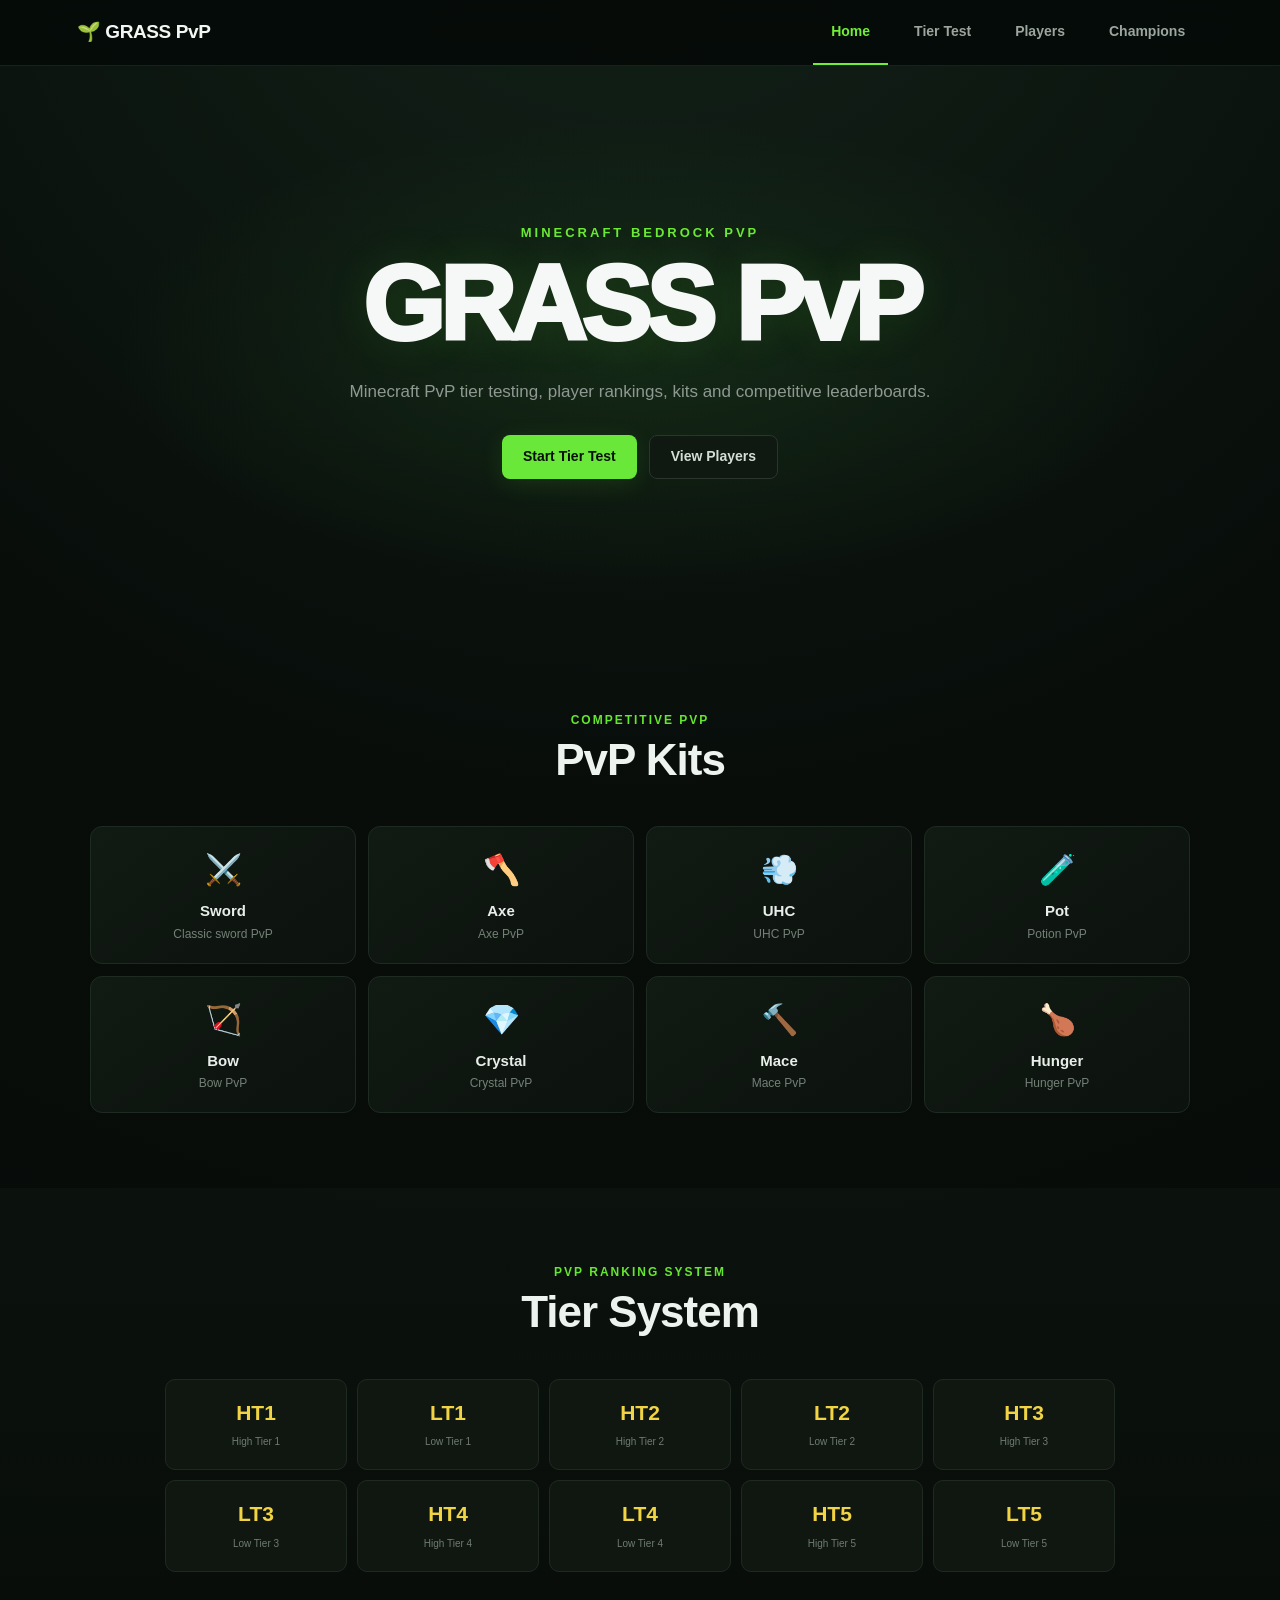
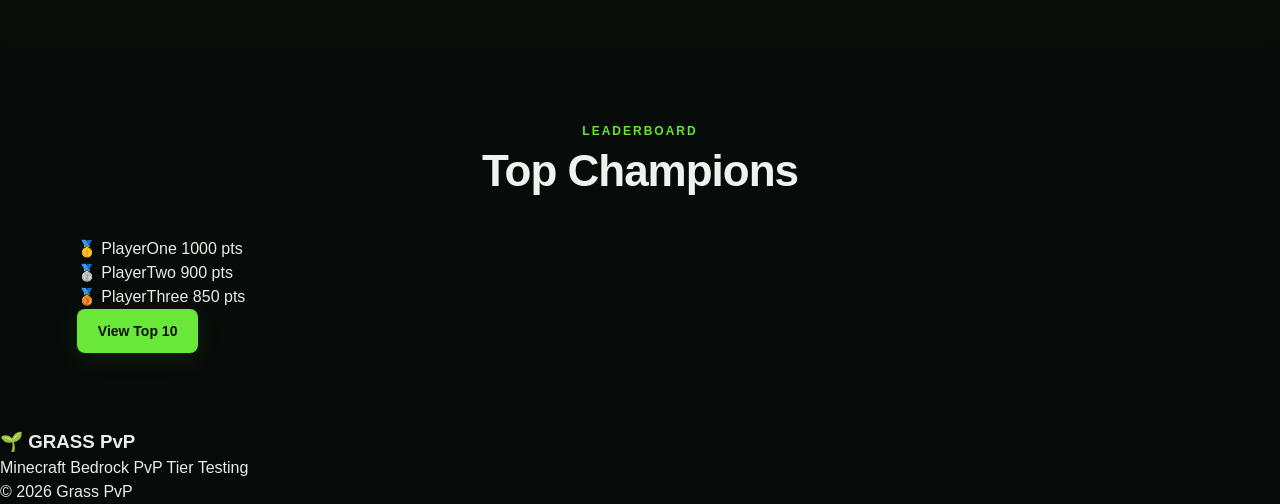
<file: index.html>
<!DOCTYPE html>
<html lang="en">
<head>
    <meta charset="UTF-8">
    <meta name="viewport" content="width=device-width, initial-scale=1.0">

    <title>Grass PvP</title>

    <link rel="stylesheet" href="css/style.css">
</head>

<body>

    <!-- NAVBAR -->
    <nav class="navbar">

        <div class="logo">
            🌱 GRASS PvP
        </div>

        <div class="nav-links">
            <a href="index.html" class="active">Home</a>
            <a href="tier-test.html">Tier Test</a>
            <a href="players.html">Players</a>
            <a href="champions.html">Champions</a>
        </div>

    </nav>


    <!-- HERO -->
    <section class="hero">

        <div class="hero-content">

            <p class="small-title">
                MINECRAFT BEDROCK PVP
            </p>

            <h1>
                GRASS PvP
            </h1>

            <p class="hero-description">
                Minecraft PvP tier testing, player rankings,
                kits and competitive leaderboards.
            </p>

            <div class="hero-buttons">

                <a href="tier-test.html" class="button primary">
                    Start Tier Test
                </a>

                <a href="players.html" class="button secondary">
                    View Players
                </a>

            </div>

        </div>

    </section>


    <!-- KITS -->
    <section class="section">

        <div class="section-title">

            <p>COMPETITIVE PVP</p>

            <h2>
                PvP Kits
            </h2>

        </div>


        <div class="kit-grid">

            <div class="kit-card">
                <span>⚔️</span>
                <h3>Sword</h3>
                <p>Classic sword PvP</p>
            </div>

            <div class="kit-card">
                <span>🪓</span>
                <h3>Axe</h3>
                <p>Axe PvP</p>
            </div>

            <div class="kit-card">
                <span>💨</span>
                <h3>UHC</h3>
                <p>UHC PvP</p>
            </div>

            <div class="kit-card">
                <span>🧪</span>
                <h3>Pot</h3>
                <p>Potion PvP</p>
            </div>

            <div class="kit-card">
                <span>🏹</span>
                <h3>Bow</h3>
                <p>Bow PvP</p>
            </div>

            <div class="kit-card">
                <span>💎</span>
                <h3>Crystal</h3>
                <p>Crystal PvP</p>
            </div>

            <div class="kit-card">
                <span>🔨</span>
                <h3>Mace</h3>
                <p>Mace PvP</p>
            </div>

            <div class="kit-card">
                <span>🍗</span>
                <h3>Hunger</h3>
                <p>Hunger PvP</p>
            </div>

        </div>

    </section>


    <!-- TIERS -->
    <section class="section dark-section">

        <div class="section-title">

            <p>PVP RANKING SYSTEM</p>

            <h2>
                Tier System
            </h2>

        </div>


        <div class="tier-grid">

            <div class="tier-card">
                <strong>HT1</strong>
                <span>High Tier 1</span>
            </div>

            <div class="tier-card">
                <strong>LT1</strong>
                <span>Low Tier 1</span>
            </div>

            <div class="tier-card">
                <strong>HT2</strong>
                <span>High Tier 2</span>
            </div>

            <div class="tier-card">
                <strong>LT2</strong>
                <span>Low Tier 2</span>
            </div>

            <div class="tier-card">
                <strong>HT3</strong>
                <span>High Tier 3</span>
            </div>

            <div class="tier-card">
                <strong>LT3</strong>
                <span>Low Tier 3</span>
            </div>

            <div class="tier-card">
                <strong>HT4</strong>
                <span>High Tier 4</span>
            </div>

            <div class="tier-card">
                <strong>LT4</strong>
                <span>Low Tier 4</span>
            </div>

            <div class="tier-card">
                <strong>HT5</strong>
                <span>High Tier 5</span>
            </div>

            <div class="tier-card">
                <strong>LT5</strong>
                <span>Low Tier 5</span>
            </div>

        </div>

    </section>


    <!-- CHAMPIONS -->
    <section class="section">

        <div class="section-title">

            <p>LEADERBOARD</p>

            <h2>
                Top Champions
            </h2>

        </div>


        <div class="champion-preview">

            <div class="champion-row">

                <span class="rank">🥇</span>

                <span class="player-name">
                    PlayerOne
                </span>

                <span class="points">
                    1000 pts
                </span>

            </div>


            <div class="champion-row">

                <span class="rank">🥈</span>

                <span class="player-name">
                    PlayerTwo
                </span>

                <span class="points">
                    900 pts
                </span>

            </div>


            <div class="champion-row">

                <span class="rank">🥉</span>

                <span class="player-name">
                    PlayerThree
                </span>

                <span class="points">
                    850 pts
                </span>

            </div>

        </div>


        <div class="center">

            <a href="champions.html" class="button primary">
                View Top 10
            </a>

        </div>

    </section>


    <!-- FOOTER -->
    <footer>

        <h3>🌱 GRASS PvP</h3>

        <p>
            Minecraft Bedrock PvP Tier Testing
        </p>

        <p class="copyright">
            © 2026 Grass PvP
        </p>

    </footer>


</body>
</html>
</file>
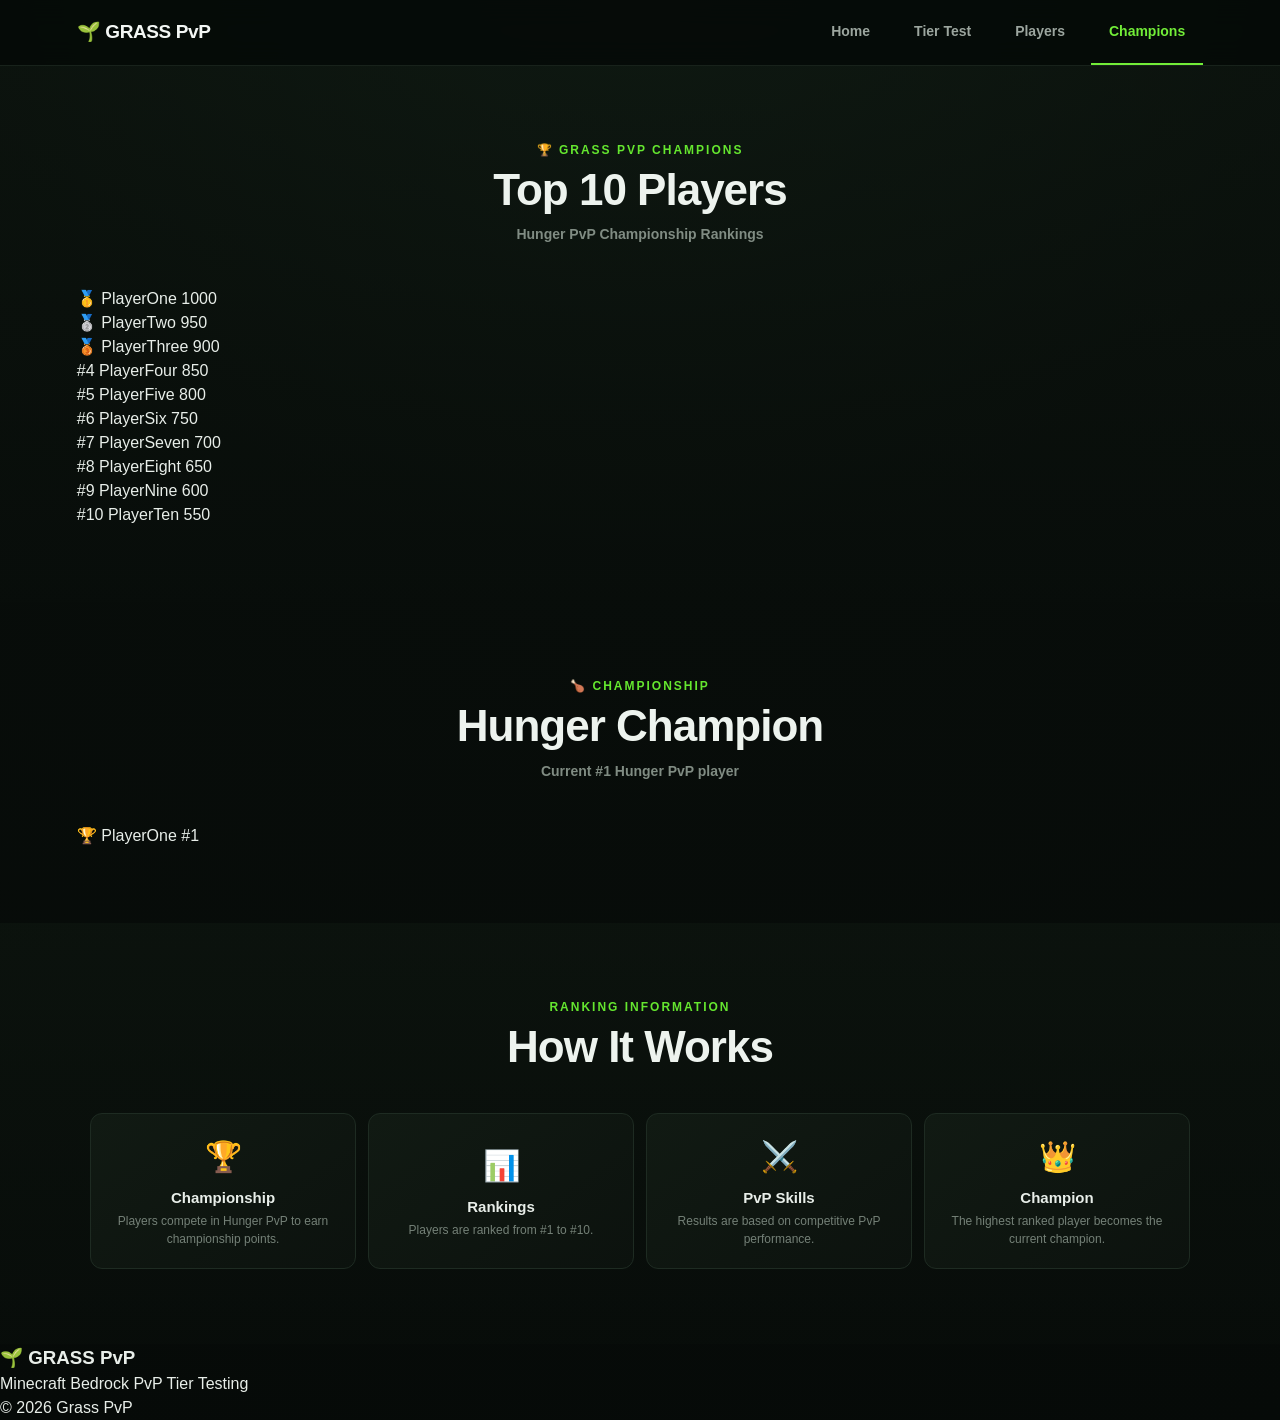
<file: champions.html>
<!DOCTYPE html>
<html lang="en">

<head>

    <meta charset="UTF-8">

    <meta name="viewport"
          content="width=device-width, initial-scale=1.0">

    <title>Champions | Grass PvP</title>

    <link rel="stylesheet"
          href="css/style.css">

</head>


<body>


<!-- NAVBAR -->

<nav class="navbar">

    <div class="logo">
        🌱 GRASS PvP
    </div>

    <div class="nav-links">

        <a href="index.html">
            Home
        </a>

        <a href="tier-test.html">
            Tier Test
        </a>

        <a href="players.html">
            Players
        </a>

        <a href="champions.html"
           class="active">
            Champions
        </a>

    </div>

</nav>



<!-- HEADER -->

<section class="section dark-section">

    <div class="section-title">

        <p>
            🏆 GRASS PVP CHAMPIONS
        </p>

        <h2>
            Top 10 Players
        </h2>

        <p>
            Hunger PvP Championship Rankings
        </p>

    </div>



    <!-- CHAMPION PODIUM -->

    <div class="champion-preview">


        <!-- #1 -->

        <div class="champion-row">

            <span class="rank">
                🥇
            </span>

            <span class="player-name">
                PlayerOne
            </span>

            <span class="points">
                1000
            </span>

        </div>



        <!-- #2 -->

        <div class="champion-row">

            <span class="rank">
                🥈
            </span>

            <span class="player-name">
                PlayerTwo
            </span>

            <span class="points">
                950
            </span>

        </div>



        <!-- #3 -->

        <div class="champion-row">

            <span class="rank">
                🥉
            </span>

            <span class="player-name">
                PlayerThree
            </span>

            <span class="points">
                900
            </span>

        </div>



        <!-- #4 -->

        <div class="champion-row">

            <span class="rank">
                #4
            </span>

            <span class="player-name">
                PlayerFour
            </span>

            <span class="points">
                850
            </span>

        </div>



        <!-- #5 -->

        <div class="champion-row">

            <span class="rank">
                #5
            </span>

            <span class="player-name">
                PlayerFive
            </span>

            <span class="points">
                800
            </span>

        </div>



        <!-- #6 -->

        <div class="champion-row">

            <span class="rank">
                #6
            </span>

            <span class="player-name">
                PlayerSix
            </span>

            <span class="points">
                750
            </span>

        </div>



        <!-- #7 -->

        <div class="champion-row">

            <span class="rank">
                #7
            </span>

            <span class="player-name">
                PlayerSeven
            </span>

            <span class="points">
                700
            </span>

        </div>



        <!-- #8 -->

        <div class="champion-row">

            <span class="rank">
                #8
            </span>

            <span class="player-name">
                PlayerEight
            </span>

            <span class="points">
                650
            </span>

        </div>



        <!-- #9 -->

        <div class="champion-row">

            <span class="rank">
                #9
            </span>

            <span class="player-name">
                PlayerNine
            </span>

            <span class="points">
                600
            </span>

        </div>



        <!-- #10 -->

        <div class="champion-row">

            <span class="rank">
                #10
            </span>

            <span class="player-name">
                PlayerTen
            </span>

            <span class="points">
                550
            </span>

        </div>


    </div>

</section>



<!-- HUNGER CHAMPION -->

<section class="section">

    <div class="section-title">

        <p>
            🍗 CHAMPIONSHIP
        </p>

        <h2>
            Hunger Champion
        </h2>

        <p>
            Current #1 Hunger PvP player
        </p>

    </div>



    <div class="champion-preview">

        <div class="champion-row">

            <span class="rank">
                🏆
            </span>

            <span class="player-name">
                PlayerOne
            </span>

            <span class="points">
                #1
            </span>

        </div>

    </div>

</section>



<!-- CHAMPIONSHIP INFO -->

<section class="section dark-section">

    <div class="section-title">

        <p>
            RANKING INFORMATION
        </p>

        <h2>
            How It Works
        </h2>

    </div>



    <div class="kit-grid">


        <div class="kit-card">

            <span>🏆</span>

            <h3>
                Championship
            </h3>

            <p>
                Players compete in Hunger PvP
                to earn championship points.
            </p>

        </div>



        <div class="kit-card">

            <span>📊</span>

            <h3>
                Rankings
            </h3>

            <p>
                Players are ranked from
                #1 to #10.
            </p>

        </div>



        <div class="kit-card">

            <span>⚔️</span>

            <h3>
                PvP Skills
            </h3>

            <p>
                Results are based on
                competitive PvP performance.
            </p>

        </div>



        <div class="kit-card">

            <span>👑</span>

            <h3>
                Champion
            </h3>

            <p>
                The highest ranked player
                becomes the current champion.
            </p>

        </div>


    </div>

</section>



<!-- FOOTER -->

<footer>

    <h3>
        🌱 GRASS PvP
    </h3>

    <p>
        Minecraft Bedrock PvP Tier Testing
    </p>

    <p class="copyright">
        © 2026 Grass PvP
    </p>

</footer>


</body>

</html>
</file>
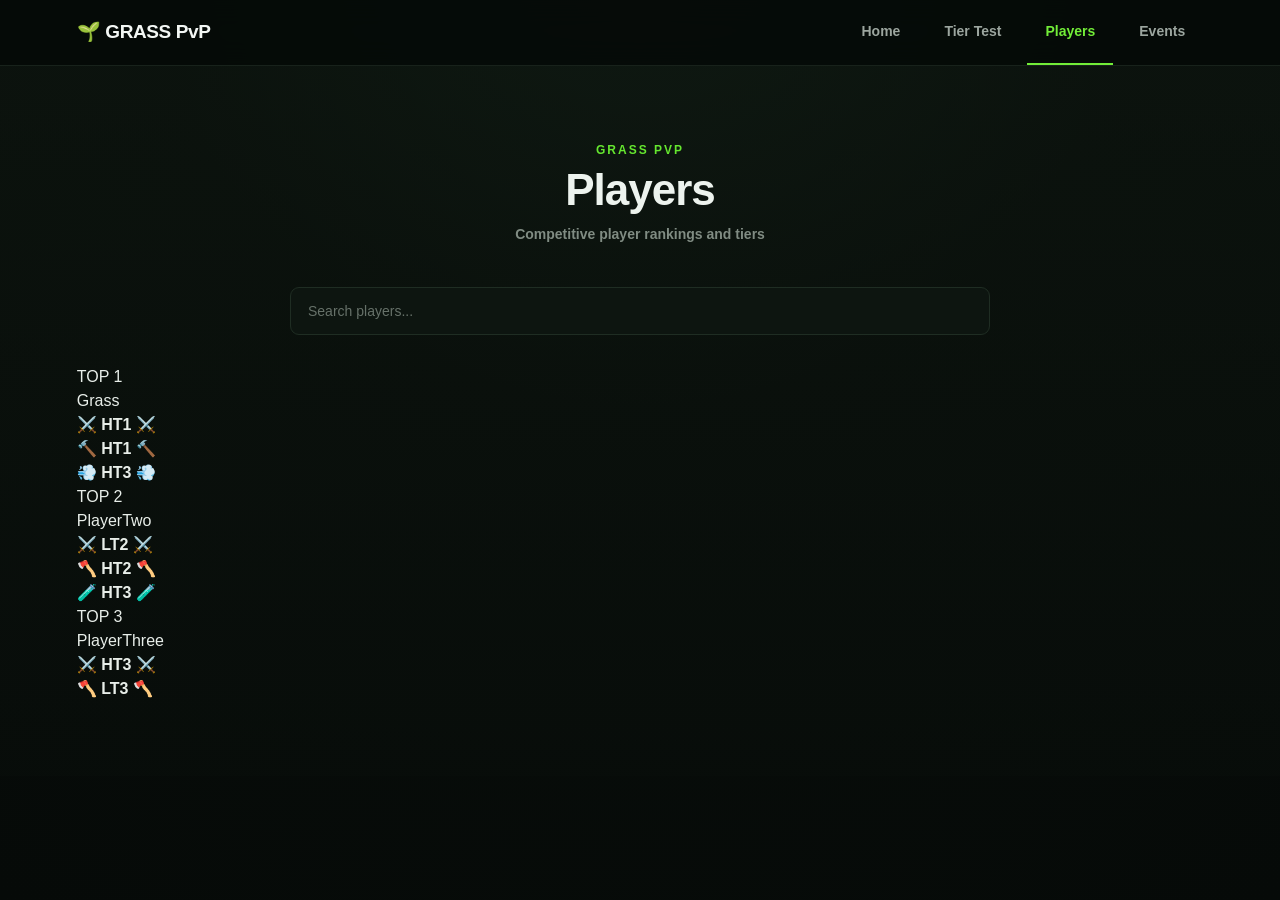
<file: players.html>
<!DOCTYPE html>
<html lang="en">

<head>

    <meta charset="UTF-8">

    <meta name="viewport"
          content="width=device-width, initial-scale=1.0">

    <title>Players | Grass PvP</title>

    <link rel="stylesheet"
          href="css/style.css">

</head>

<body>


<!-- NAVBAR -->

<nav class="navbar">

    <div class="logo">
        🌱 GRASS PvP
    </div>

    <div class="nav-links">

        <a href="index.html">
            Home
        </a>

        <a href="tier-test.html">
            Tier Test
        </a>

        <a href="players.html"
           class="active">
            Players
        </a>

        <a href="champions.html">
            Events
        </a>

    </div>

</nav>



<!-- HEADER -->

<section class="section dark-section">

    <div class="section-title">

        <p>
            GRASS PVP
        </p>

        <h2>
            Players
        </h2>

        <p>
            Competitive player rankings and tiers
        </p>

    </div>


    <!-- SEARCH -->

    <div class="player-search">

        <input
            type="text"
            id="playerSearch"
            placeholder="Search players..."
        >

    </div>


    <!-- PLAYER LIST -->

    <div id="playersList">


        <!-- PLAYER 1 -->

        <div class="player-card">

            <div class="player-header">

                <div>

                    <div class="player-rank">
                        TOP 1
                    </div>

                    <div class="player-name-large">
                        Grass
                    </div>

                </div>

            </div>


            <div class="player-tiers">


                <div class="tier-badge">

                    <span class="kit-icon">
                        ⚔️
                    </span>

                    <strong>
                        HT1
                    </strong>

                    <span class="kit-icon">
                        ⚔️
                    </span>

                </div>


                <div class="tier-badge">

                    <span class="kit-icon">
                        🔨
                    </span>

                    <strong>
                        HT1
                    </strong>

                    <span class="kit-icon">
                        🔨
                    </span>

                </div>


                <div class="tier-badge">

                    <span class="kit-icon">
                        💨
                    </span>

                    <strong>
                        HT3
                    </strong>

                    <span class="kit-icon">
                        💨
                    </span>

                </div>


            </div>

        </div>



        <!-- PLAYER 2 -->

        <div class="player-card">

            <div class="player-header">

                <div>

                    <div class="player-rank">
                        TOP 2
                    </div>

                    <div class="player-name-large">
                        PlayerTwo
                    </div>

                </div>

            </div>


            <div class="player-tiers">


                <div class="tier-badge">

                    <span class="kit-icon">
                        ⚔️
                    </span>

                    <strong>
                        LT2
                    </strong>

                    <span class="kit-icon">
                        ⚔️
                    </span>

                </div>


                <div class="tier-badge">

                    <span class="kit-icon">
                        🪓
                    </span>

                    <strong>
                        HT2
                    </strong>

                    <span class="kit-icon">
                        🪓
                    </span>

                </div>


                <div class="tier-badge">

                    <span class="kit-icon">
                        🧪
                    </span>

                    <strong>
                        HT3
                    </strong>

                    <span class="kit-icon">
                        🧪
                    </span>

                </div>


            </div>

        </div>



        <!-- PLAYER 3 -->

        <div class="player-card">

            <div class="player-header">

                <div>

                    <div class="player-rank">
                        TOP 3
                    </div>

                    <div class="player-name-large">
                        PlayerThree
                    </div>

                </div>

            </div>


            <div class="player-tiers">


                <div class="tier-badge">

                    <span class="kit-icon">
                        ⚔️
                    </span>

                    <strong>
                        HT3
                    </strong>

                    <span class="kit-icon">
                        ⚔️
                    </span>

                </div>


                <div class="tier-badge">

                    <span class="kit-icon">
                        🪓
                    </span>

                    <strong>
                        LT3
                    </strong>

                    <span class="kit-icon">
                        🪓
                    </span>

                </div>


            </div>

        </div>


    </div>

</section>



<!-- FOOTER -->

<footer>

    <h3
</file>
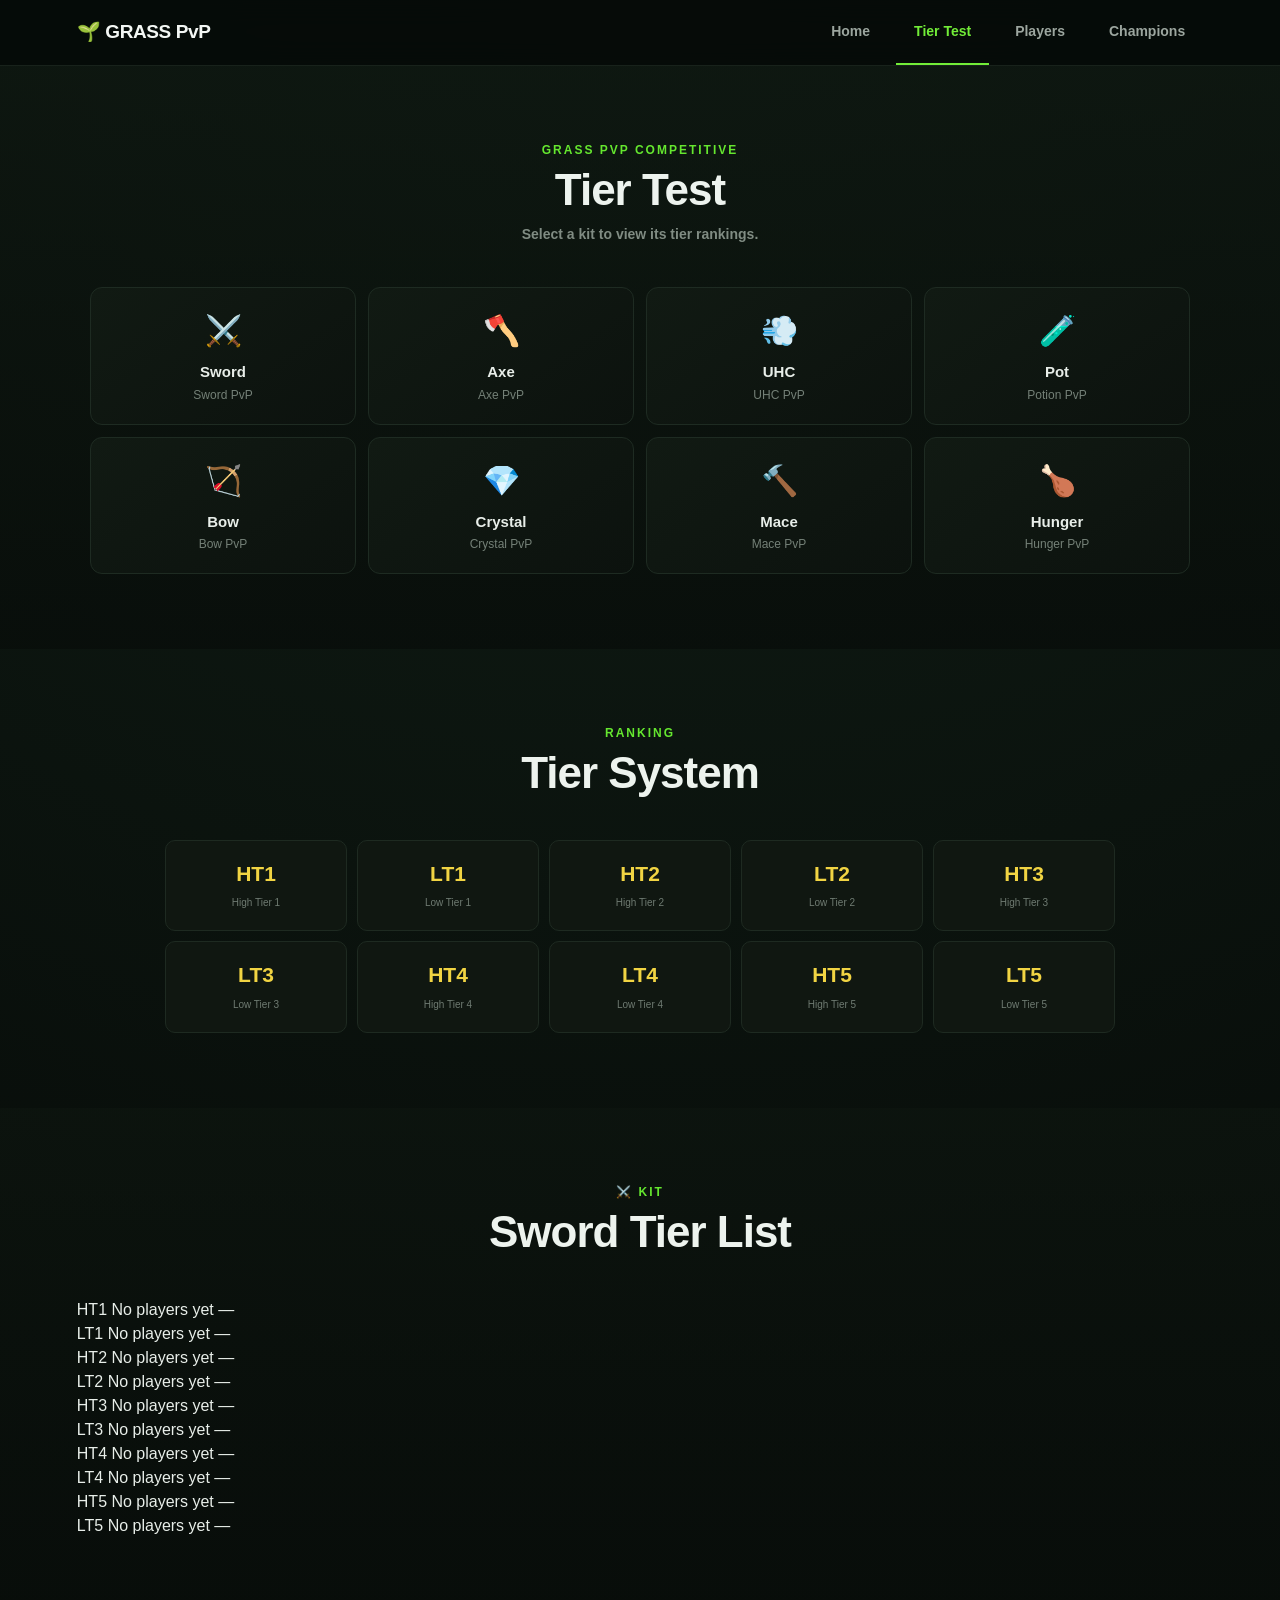
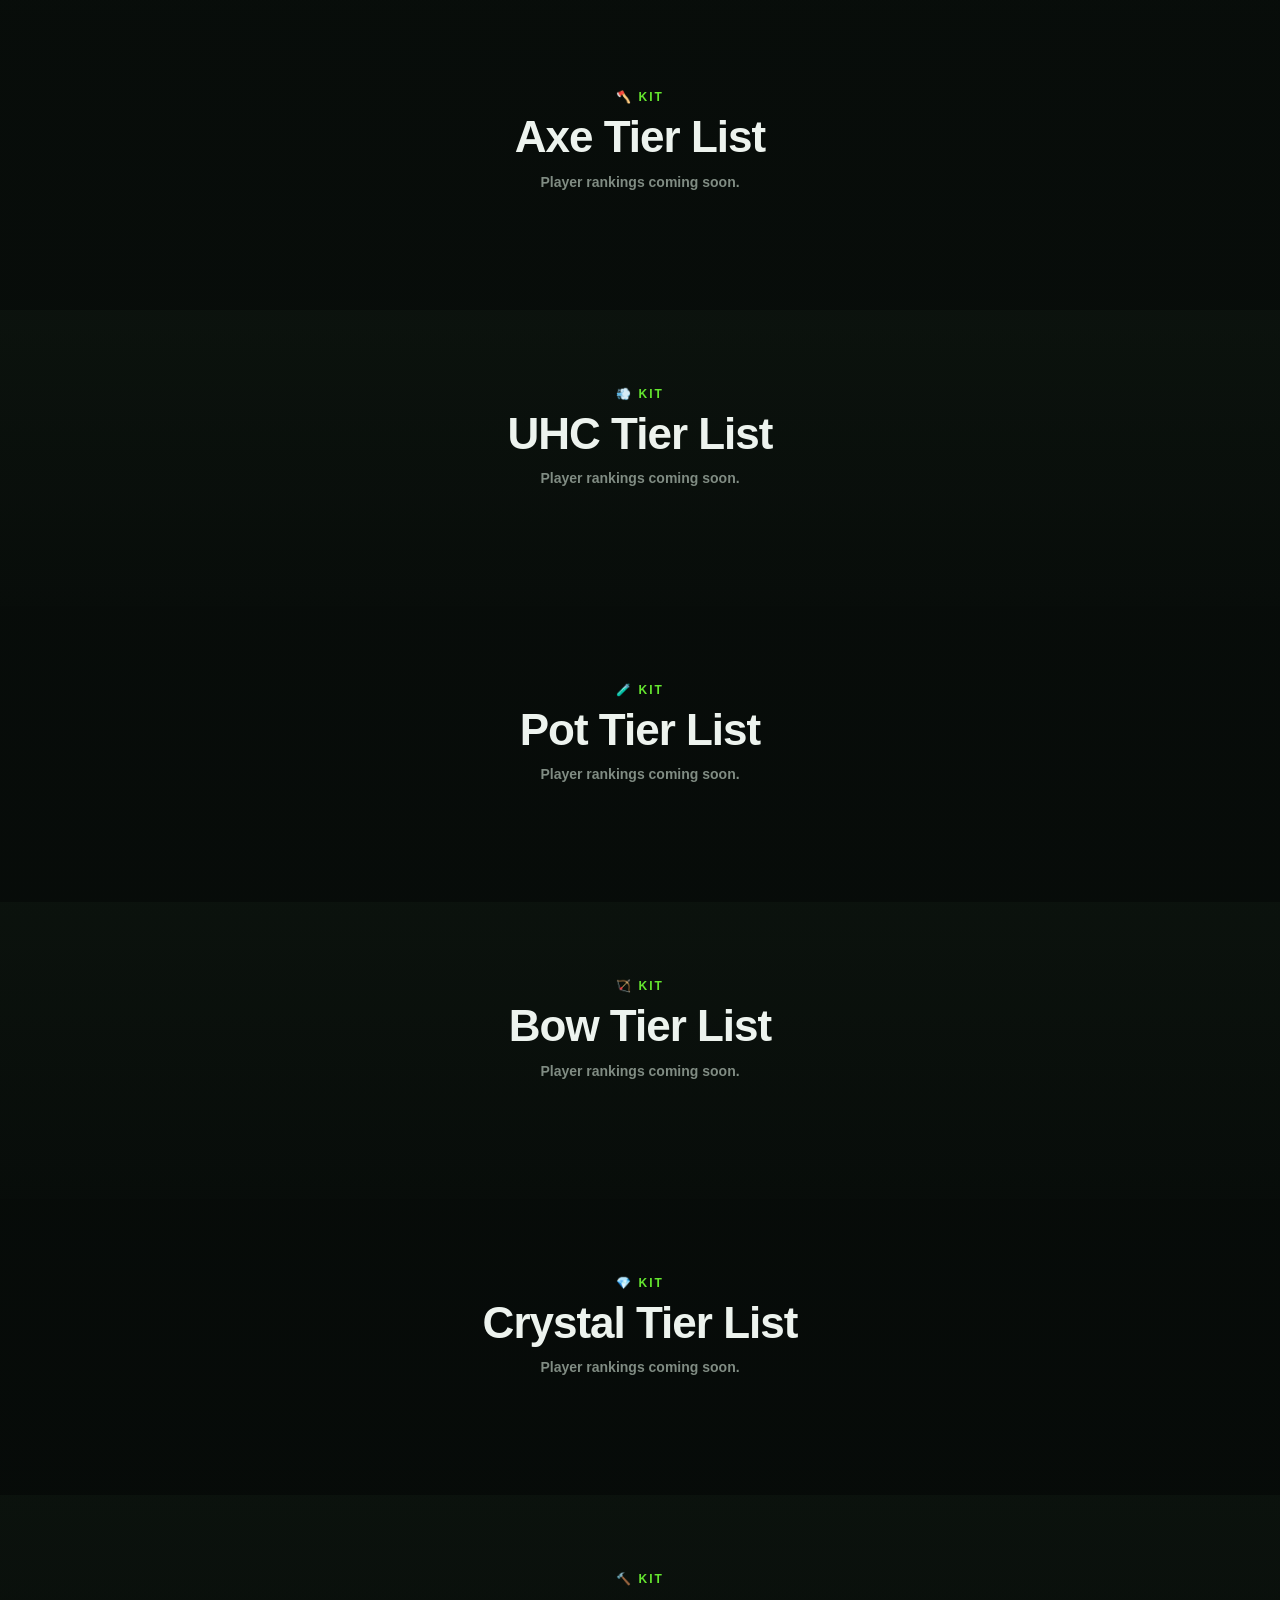
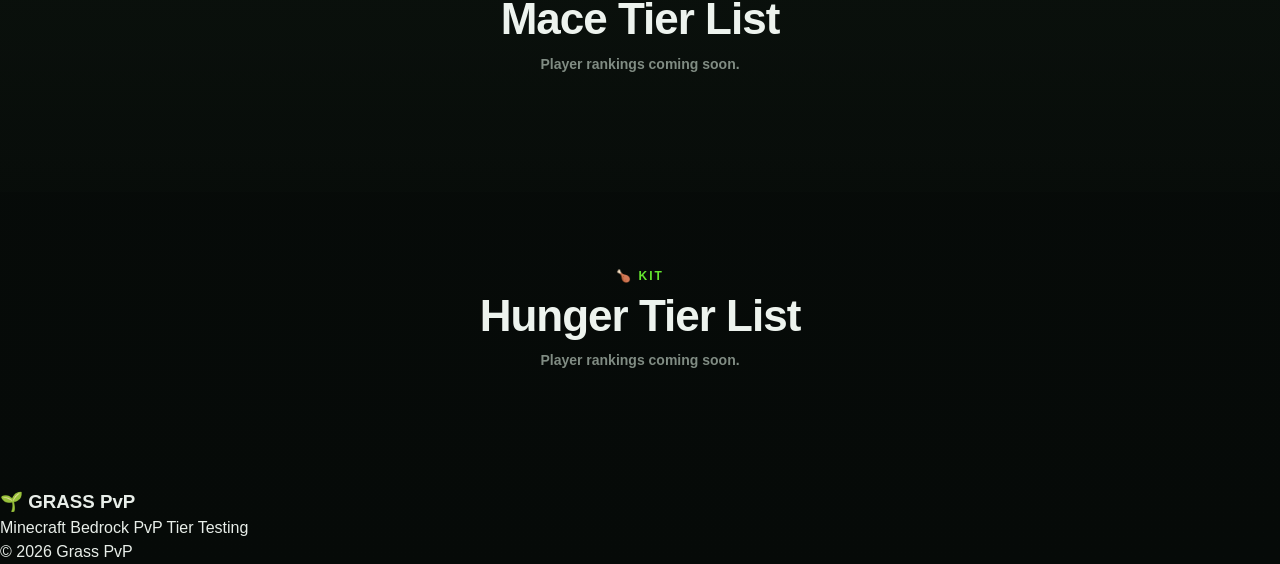
<file: tier-test.html>
<!DOCTYPE html>
<html lang="en">

<head>

    <meta charset="UTF-8">

    <meta name="viewport"
          content="width=device-width, initial-scale=1.0">

    <title>Tier Test | Grass PvP</title>

    <link rel="stylesheet"
          href="css/style.css">

</head>


<body>


<!-- NAVBAR -->

<nav class="navbar">

    <div class="logo">
        🌱 GRASS PvP
    </div>

    <div class="nav-links">

        <a href="index.html">
            Home
        </a>

        <a href="tier-test.html"
           class="active">
            Tier Test
        </a>

        <a href="players.html">
            Players
        </a>

        <a href="champions.html">
            Champions
        </a>

    </div>

</nav>



<!-- HEADER -->

<section class="section dark-section">

    <div class="section-title">

        <p>
            GRASS PVP COMPETITIVE
        </p>

        <h2>
            Tier Test
        </h2>

        <p>
            Select a kit to view its tier rankings.
        </p>

    </div>



    <!-- KIT SELECTOR -->

    <div class="kit-grid">


        <a href="#sword"
           class="kit-card">

            <span>⚔️</span>

            <h3>
                Sword
            </h3>

            <p>
                Sword PvP
            </p>

        </a>



        <a href="#axe"
           class="kit-card">

            <span>🪓</span>

            <h3>
                Axe
            </h3>

            <p>
                Axe PvP
            </p>

        </a>



        <a href="#uhc"
           class="kit-card">

            <span>💨</span>

            <h3>
                UHC
            </h3>

            <p>
                UHC PvP
            </p>

        </a>



        <a href="#pot"
           class="kit-card">

            <span>🧪</span>

            <h3>
                Pot
            </h3>

            <p>
                Potion PvP
            </p>

        </a>



        <a href="#bow"
           class="kit-card">

            <span>🏹</span>

            <h3>
                Bow
            </h3>

            <p>
                Bow PvP
            </p>

        </a>



        <a href="#crystal"
           class="kit-card">

            <span>💎</span>

            <h3>
                Crystal
            </h3>

            <p>
                Crystal PvP
            </p>

        </a>



        <a href="#mace"
           class="kit-card">

            <span>🔨</span>

            <h3>
                Mace
            </h3>

            <p>
                Mace PvP
            </p>

        </a>



        <a href="#hunger"
           class="kit-card">

            <span>🍗</span>

            <h3>
                Hunger
            </h3>

            <p>
                Hunger PvP
            </p>

        </a>

    </div>

</section>



<!-- TIER SYSTEM -->

<section class="section">

    <div class="section-title">

        <p>
            RANKING
        </p>

        <h2>
            Tier System
        </h2>

    </div>



    <div class="tier-grid">

        <div class="tier-card">
            <strong>HT1</strong>
            <span>High Tier 1</span>
        </div>

        <div class="tier-card">
            <strong>LT1</strong>
            <span>Low Tier 1</span>
        </div>

        <div class="tier-card">
            <strong>HT2</strong>
            <span>High Tier 2</span>
        </div>

        <div class="tier-card">
            <strong>LT2</strong>
            <span>Low Tier 2</span>
        </div>

        <div class="tier-card">
            <strong>HT3</strong>
            <span>High Tier 3</span>
        </div>

        <div class="tier-card">
            <strong>LT3</strong>
            <span>Low Tier 3</span>
        </div>

        <div class="tier-card">
            <strong>HT4</strong>
            <span>High Tier 4</span>
        </div>

        <div class="tier-card">
            <strong>LT4</strong>
            <span>Low Tier 4</span>
        </div>

        <div class="tier-card">
            <strong>HT5</strong>
            <span>High Tier 5</span>
        </div>

        <div class="tier-card">
            <strong>LT5</strong>
            <span>Low Tier 5</span>
        </div>

    </div>

</section>



<!-- SWORD -->

<section id="sword"
         class="section dark-section">

    <div class="section-title">

        <p>
            ⚔️ KIT
        </p>

        <h2>
            Sword Tier List
        </h2>

    </div>


    <div class="champion-preview">

        <div class="champion-row">

            <span class="rank">
                HT1
            </span>

            <span class="player-name">
                No players yet
            </span>

            <span class="points">
                —
            </span>

        </div>


        <div class="champion-row">

            <span class="rank">
                LT1
            </span>

            <span class="player-name">
                No players yet
            </span>

            <span class="points">
                —
            </span>

        </div>


        <div class="champion-row">

            <span class="rank">
                HT2
            </span>

            <span class="player-name">
                No players yet
            </span>

            <span class="points">
                —
            </span>

        </div>


        <div class="champion-row">

            <span class="rank">
                LT2
            </span>

            <span class="player-name">
                No players yet
            </span>

            <span class="points">
                —
            </span>

        </div>


        <div class="champion-row">

            <span class="rank">
                HT3
            </span>

            <span class="player-name">
                No players yet
            </span>

            <span class="points">
                —
            </span>

        </div>


        <div class="champion-row">

            <span class="rank">
                LT3
            </span>

            <span class="player-name">
                No players yet
            </span>

            <span class="points">
                —
            </span>

        </div>


        <div class="champion-row">

            <span class="rank">
                HT4
            </span>

            <span class="player-name">
                No players yet
            </span>

            <span class="points">
                —
            </span>

        </div>


        <div class="champion-row">

            <span class="rank">
                LT4
            </span>

            <span class="player-name">
                No players yet
            </span>

            <span class="points">
                —
            </span>

        </div>


        <div class="champion-row">

            <span class="rank">
                HT5
            </span>

            <span class="player-name">
                No players yet
            </span>

            <span class="points">
                —
            </span>

        </div>


        <div class="champion-row">

            <span class="rank">
                LT5
            </span>

            <span class="player-name">
                No players yet
            </span>

            <span class="points">
                —
            </span>

        </div>

    </div>

</section>



<!-- OTHER KITS -->

<section id="axe" class="section">
    <div class="section-title">
        <p>🪓 KIT</p>
        <h2>Axe Tier List</h2>
        <p>Player rankings coming soon.</p>
    </div>
</section>


<section id="uhc"
         class="section dark-section">

    <div class="section-title">
        <p>💨 KIT</p>
        <h2>UHC Tier List</h2>
        <p>Player rankings coming soon.</p>
    </div>

</section>


<section id="pot" class="section">

    <div class="section-title">
        <p>🧪 KIT</p>
        <h2>Pot Tier List</h2>
        <p>Player rankings coming soon.</p>
    </div>

</section>


<section id="bow"
         class="section dark-section">

    <div class="section-title">
        <p>🏹 KIT</p>
        <h2>Bow Tier List</h2>
        <p>Player rankings coming soon.</p>
    </div>

</section>


<section id="crystal" class="section">

    <div class="section-title">
        <p>💎 KIT</p>
        <h2>Crystal Tier List</h2>
        <p>Player rankings coming soon.</p>
    </div>

</section>


<section id="mace"
         class="section dark-section">

    <div class="section-title">
        <p>🔨 KIT</p>
        <h2>Mace Tier List</h2>
        <p>Player rankings coming soon.</p>
    </div>

</section>


<section id="hunger" class="section">

    <div class="section-title">
        <p>🍗 KIT</p>
        <h2>Hunger Tier List</h2>
        <p>Player rankings coming soon.</p>
    </div>

</section>



<!-- FOOTER -->

<footer>

    <h3>
        🌱 GRASS PvP
    </h3>

    <p>
        Minecraft Bedrock PvP Tier Testing
    </p>

    <p class="copyright">
        © 2026 Grass PvP
    </p>

</footer>


</body>
</html>
</file>
<file: css/style.css>
/* =========================================
   GRASS PvP — MCTIERS INSPIRED THEME
   ========================================= */

* {
    margin: 0;
    padding: 0;
    box-sizing: border-box;
}

html {
    scroll-behavior: smooth;
}

body {
    font-family:
        Inter,
        Arial,
        Helvetica,
        sans-serif;

    background:
        radial-gradient(
            circle at 50% -10%,
            #132319 0%,
            #080d0a 42%,
            #060a08 100%
        );

    color: #e8eee9;

    min-height: 100vh;

    line-height: 1.5;
}

a {
    color: inherit;
    text-decoration: none;
}

button,
input {
    font-family: inherit;
}


/* =========================================
   NAVBAR
   ========================================= */

.navbar {
    width: 100%;
    height: 66px;

    display: flex;
    align-items: center;
    justify-content: space-between;

    padding: 0 6%;

    background: rgba(6, 11, 8, 0.94);

    border-bottom: 1px solid #18221b;

    position: sticky;
    top: 0;

    z-index: 999;

    backdrop-filter: blur(14px);
}

.logo {
    display: flex;
    align-items: center;

    gap: 8px;

    color: #f3f7f4;

    font-size: 19px;

    font-weight: 900;

    letter-spacing: -0.4px;
}

.logo:first-letter {
    color: #65e72f;
}

.nav-links {
    display: flex;
    align-items: center;

    gap: 8px;

    height: 100%;
}

.nav-links a {
    height: 100%;

    display: flex;
    align-items: center;

    padding: 0 18px;

    color: #9ca69f;

    font-size: 14px;

    font-weight: 600;

    border-bottom: 2px solid transparent;

    transition: 0.2s ease;
}

.nav-links a:hover {
    color: #ffffff;
}

.nav-links a.active {
    color: #72ed38;

    border-bottom-color: #72ed38;
}


/* =========================================
   HERO
   ========================================= */

.hero {
    min-height: 570px;

    display: flex;
    align-items: center;
    justify-content: center;

    text-align: center;

    padding: 90px 20px;

    background:
        radial-gradient(
            ellipse at center,
            rgba(54, 126, 48, 0.18),
            transparent 58%
        );
}

.hero-content {
    width: 100%;
    max-width: 900px;
}

.small-title {
    color: #6bea35;

    font-size: 13px;

    font-weight: 800;

    letter-spacing: 3px;

    margin-bottom: 12px;
}

.hero h1 {
    font-size: clamp(55px, 11vw, 105px);

    line-height: 0.95;

    font-weight: 950;

    letter-spacing: -5px;

    color: #f5f8f6;

    margin-bottom: 25px;

    text-shadow:
        0 0 45px rgba(96, 231, 53, 0.12);
}

.hero-description {
    max-width: 600px;

    margin: auto;

    color: #8e9991;

    font-size: 17px;
}


/* =========================================
   BUTTONS
   ========================================= */

.hero-buttons {
    display: flex;

    justify-content: center;

    align-items: center;

    gap: 12px;

    flex-wrap: wrap;

    margin-top: 30px;
}

.button {
    display: inline-flex;

    align-items: center;

    justify-content: center;

    min-height: 44px;

    padding: 0 21px;

    border-radius: 8px;

    font-size: 14px;

    font-weight: 800;

    transition: 0.2s ease;
}

.button:hover {
    transform: translateY(-2px);
}

.button.primary {
    background: #69e83a;

    color: #071006;

    box-shadow:
        0 5px 25px rgba(105, 232, 58, 0.12);
}

.button.secondary {
    background: #101812;

    color: #d5ddd7;

    border: 1px solid #29352d;
}

.button.secondary:hover {
    border-color: #4b624f;
}


/* =========================================
   SECTIONS
   ========================================= */

.section {
    width: 100%;

    padding: 75px 6%;
}

.dark-section {
    background:
        linear-gradient(
            180deg,
            rgba(13, 21, 15, 0.7),
            rgba(8, 13, 10, 0.8)
        );
}

.section-title {
    text-align: center;

    margin: 0 auto 42px;

    max-width: 700px;
}

.section-title p {
    color: #65e72f;

    font-size: 12px;

    font-weight: 800;

    letter-spacing: 2px;
}

.section-title h2 {
    color: #edf3ee;

    font-size: clamp(30px, 5vw, 44px);

    line-height: 1.1;

    margin: 7px 0 10px;

    font-weight: 900;

    letter-spacing: -1px;
}

.section-title > p:last-child {
    color: #808c83;

    font-size: 14px;

    letter-spacing: 0;
}


/* =========================================
   KIT CARDS
   ========================================= */

.kit-grid {
    width: 100%;

    max-width: 1100px;

    margin: auto;

    display: grid;

    grid-template-columns:
        repeat(4, 1fr);

    gap: 12px;
}

.kit-card {
    min-height: 125px;

    display: flex;

    flex-direction: column;

    align-items: center;

    justify-content: center;

    text-align: center;

    padding: 20px 14px;

    background:
        linear-gradient(
            145deg,
            #111a13,
            #0c120e
        );

    border: 1px solid #1e2b22;

    border-radius: 12px;

    transition: 0.2s ease;
}

.kit-card:hover {
    border-color: #4c7a45;

    transform: translateY(-3px);

    background: #121d14;
}

.kit-card span {
    font-size: 30px;

    margin-bottom: 8px;
}

.kit-card h3 {
    color: #e8eee9;

    font-size: 15px;

    font-weight: 800;
}

.kit-card p {
    color: #748077;

    font-size: 12px;

    margin-top: 2px;
}


/* =========================================
   TIER GRID
   ========================================= */

.tier-grid {
    width: 100%;

    max-width: 950px;

    margin: auto;

    display: grid;

    grid-template-columns:
        repeat(5, 1fr);

    gap: 10px;
}

.tier-card {
    padding: 17px 10px;

    text-align: center;

    background: #101711;

    border: 1px solid #1e2a21;

    border-radius: 10px;
}

.tier-card strong {
    display: block;

    color: #f1d443;

    font-size: 21px;

    font-weight: 900;
}

.tier-card span {
    color: #6f7b72;

    font-size: 10px;
}


/* =========================================
   PLAYER CARDS
   ========================================= */

.player-search {
    width: 100%;

    max-width: 700px;

    margin: 0 auto 30px;
}

.player-search input {
    width: 100%;

    height: 48px;

    padding: 0 17px;

    background: #0d1510;

    color: #eaf0eb;

    border: 1px solid #1f2d23;

    border-radius: 9px;

    outline: none;

    font-size: 14px;

    transition: 0.2s;
}

.player-search input::placeholder {
    color: #667169;
}

.player-search input:focus {
    border-color: #5b9b4d;

    box-shadow:
        0 


   /* =========================================
   MCTIERS STYLE KIT ICONS
   ========================================= */

.player-tiers {
    display: flex;
    flex-wrap: wrap;
    gap: 14px;

    margin-top: 22px;
}


/* SINGLE KIT */

.tier-badge {
    display: flex;
    flex-direction: column;

    align-items: center;
    justify-content: flex-start;

    gap: 5px;

    min-width: 58px;

    background: transparent;

    border: none;

    padding: 0;
}


/* ROUND ICON */

.kit-icon {
    width: 55px;
    height: 55px;

    display: flex;

    align-items: center;
    justify-content: center;

    border-radius: 50%;

    background:
        radial-gradient(
            circle,
            #18211c 0%,
            #0b100d 72%
        );

    border: 3px solid #202b24;

    box-shadow:
        0 0 0 2px #090e0b,
        0 4px 12px rgba(0,0,0,0.35);

    overflow: hidden;
}


/* ACTUAL MINECRAFT ICON */

.kit-icon img {
    width: 38px;
    height: 38px;

    object-fit: contain;

    image-rendering: pixelated;

    filter:
        drop-shadow(0 3px 2px rgba(0,0,0,0.6));
}


/* TIER TEXT */

.tier-badge strong {
    min-width: 48px;

    padding: 3px 7px;

    text-align: center;

    border-radius: 12px;

    background: #182019;

    color: #f2d13c;

    font-size: 14px;

    line-height: 1.2;

    font-weight: 900;

    letter-spacing: 0.2px;
}


/* =========================================
   KIT COLORS
   ========================================= */

.kit-diasmp .kit-icon {
    border-color: #31c66a;
}

.kit-uhc .kit-icon {
    border-color: #e8bd35;
}

.kit-nethsmp .kit-icon {
    border-color: #9c55e8;
}

.kit-nethpot .kit-icon {
    border-color: #e63d43;
}

.kit-sword .kit-icon {
    border-color: #438de8;
}

.kit-axe .kit-icon {
    border-color: #36c8b7;
}

.kit-mace .kit-icon {
    border-color: #9aa3aa;
}

.kit-spearmace .kit-icon {
    border-color: #f18b22;
}


/* =========================================
   TIER COLORS
   ========================================= */

.tier-badge.ht1 strong,
.tier-badge.ht2 strong,
.tier-badge.ht3 strong,
.tier-badge.ht4 strong,
.tier-badge.ht5 strong {
    color: #f0d33c;
}

.tier-badge.lt1 strong,
.tier-badge.lt2 strong,
.tier-badge.lt3 strong,
.tier-badge.lt4 strong,
.tier-badge.lt5 strong {
    color: #b9c1c8;
}


/* =========================================
   HOVER
   ========================================= */

.tier-badge:hover .kit-icon {
    transform: scale(1.07);

    filter:
        brightness(1.15)
        drop-shadow(0 3px 4px rgba(0,0,0,0.5));
}

.tier-badge .kit-icon {
    transition: 0.18s ease;
}


/* =========================================
   MOBILE
   ========================================= */

@media (max-width: 500px) {

    .player-tiers {
        gap: 11px;
    }

    .tier-badge {
        min-width: 52px;
    }

    .kit-icon {
        width: 50px;
        height: 50px;
    }

    .kit-icon img {
        width: 34px;
        height: 34px;
    }

    .tier-badge strong {
        font-size: 13px;

        min-width: 44px;
    }
       }
</file>
